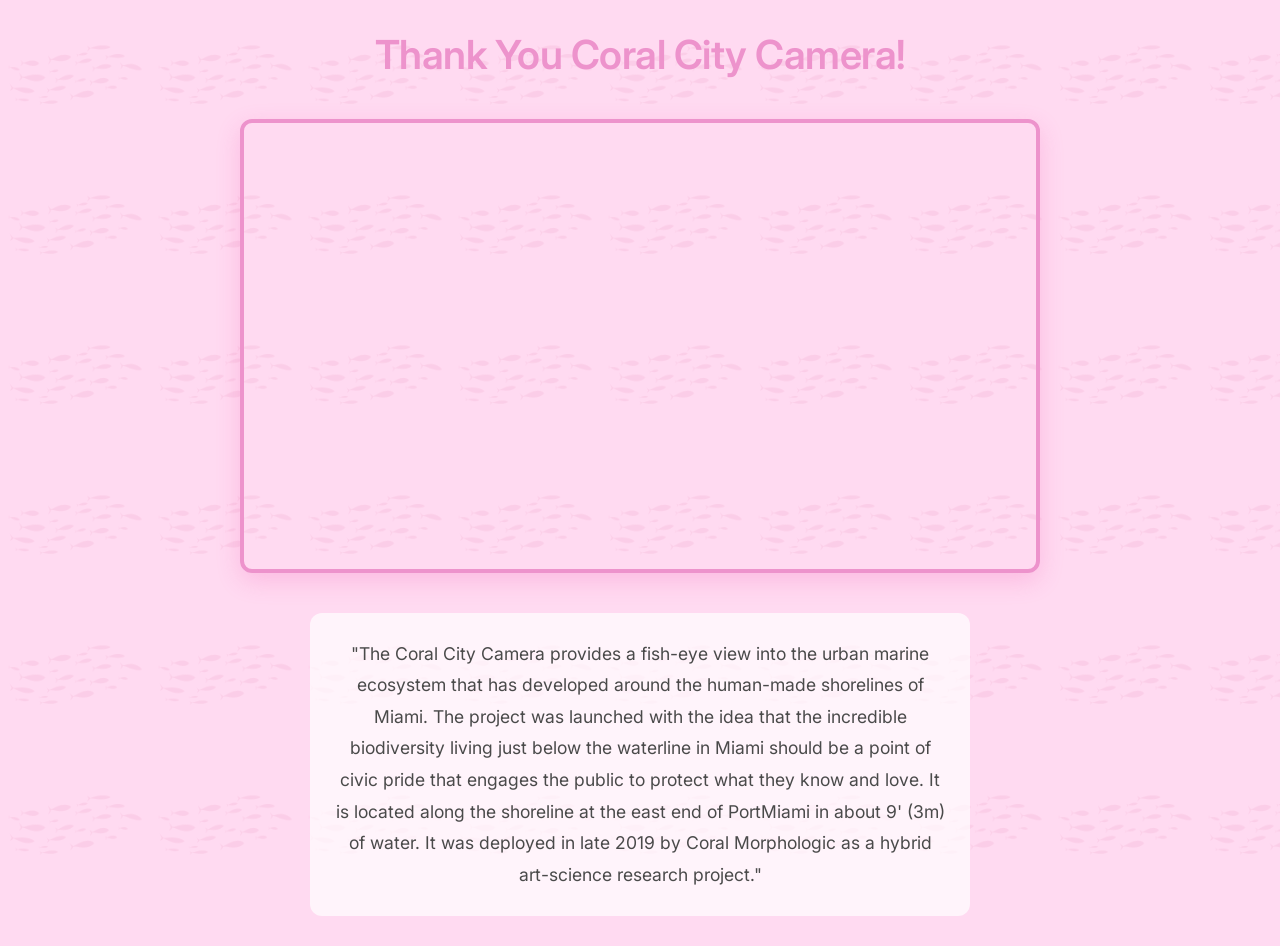
<file: tabs/cam/index.html>
<!DOCTYPE html>
<html lang="en"> 
<head>
    <meta charset="utf-8" />
    <meta name="viewport" content="width=device-width, initial-scale=1.0">
    <link rel="preconnect" href="https://fonts.googleapis.com">
    <link rel="preconnect" href="https://fonts.gstatic.com" crossorigin>
    <link href="https://fonts.googleapis.com/css2?family=Inter:wght@400;500;600;700&display=swap" rel="stylesheet">
    <link rel="stylesheet" href="style.css">
    <title>Coral City Camera</title>
</head>
<body>
    <div class="fish-pattern"></div>
    
    <div class="content-wrapper">
        <div class="header-section">
            <h1>Thank You Coral City Camera!</h1>
        </div>
        
        <div class="video-section">
            <div class="video-container">
                <iframe
                    id="video"
                    src="https://www.youtube.com/embed/7i8ARjIeM2k?si=tB9L8hqZaPDCuUD9"
                    frameborder="0"
                    allow="accelerometer; autoplay; clipboard-write; encrypted-media; gyroscope; picture-in-picture"
                    referrerpolicy="strict-origin-when-cross-origin"
                    allowfullscreen>
                </iframe>
            </div>
        </div>
        
        <div class="info-section">
            <p class="info-text">
                "The Coral City Camera provides a fish-eye view into the urban marine ecosystem that has developed around the human-made shorelines of Miami. The project was launched with the idea that the incredible biodiversity living just below the waterline in Miami should be a point of civic pride that engages the public to protect what they know and love. It is located along the shoreline at the east end of PortMiami in about 9' (3m) of water. It was deployed in late 2019 by Coral Morphologic as a hybrid art-science research project."
            </p>
        </div>
    </div>
</body>
</html>
</file>
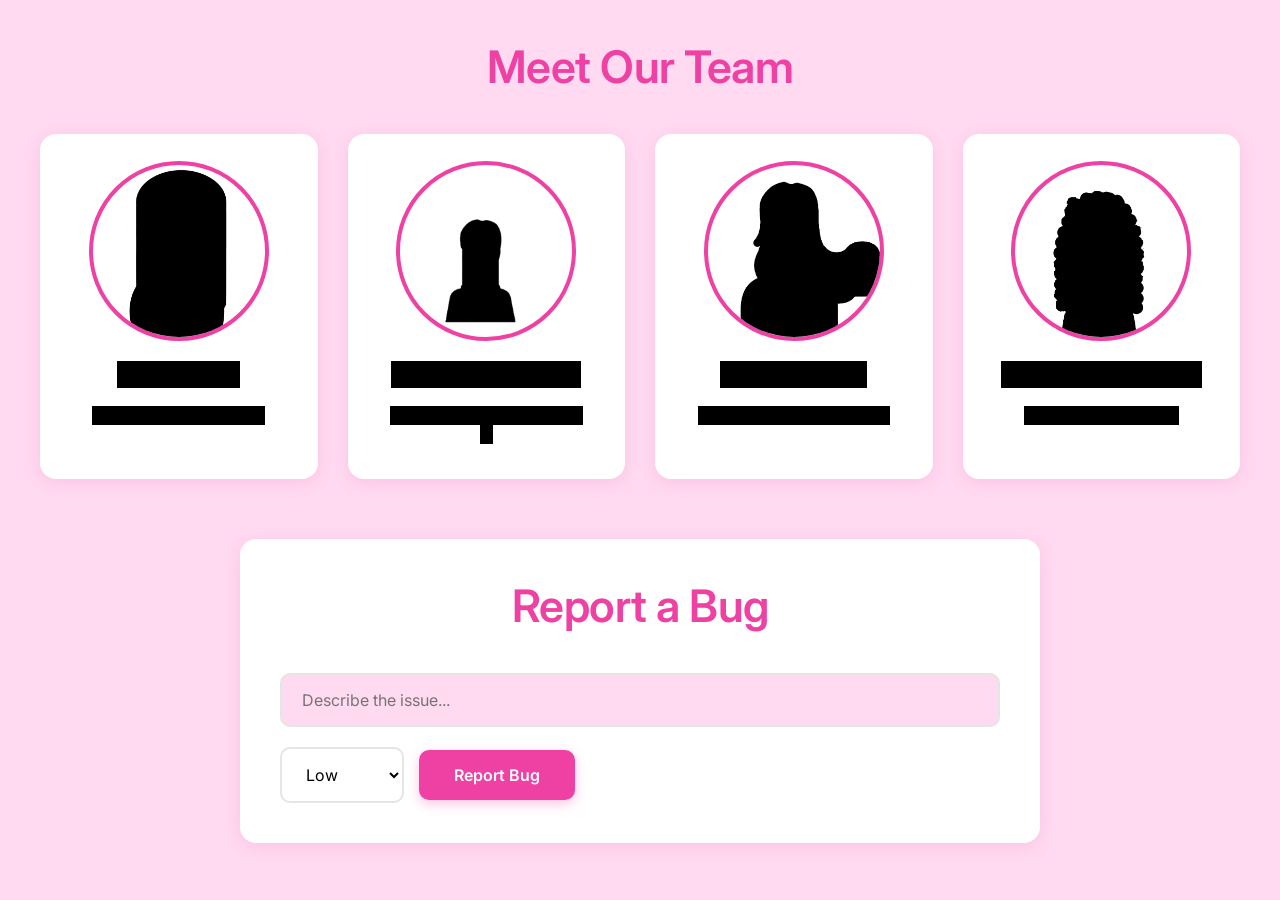
<file: tabs/contact/index.html>
<!DOCTYPE html>
<html lang="en"> 
<head>
    <meta charset="utf-8" />
    <meta name="viewport" content="width=device-width, initial-scale=1.0">
    <link rel="preconnect" href="https://fonts.googleapis.com">
    <link rel="preconnect" href="https://fonts.gstatic.com" crossorigin>
    <link href="https://fonts.googleapis.com/css2?family=Inter:wght@400;500;600;700&display=swap" rel="stylesheet">
    <link rel="stylesheet" href="style.css">
    <title>Contact Us</title>
</head>
<body>
    <div class="fish-pattern"></div>
    
    <div class="content-wrapper">
        <!-- team section -->
        <section class="team-section">
            <h1 class="section-title">Meet Our Team</h1>
            <div class="team-grid">
                <div class="team-card">
                    <div class="team-image">
                        <img src="teli.png" alt="Eli Martinez">
                    </div>
                    <h3 class="team-name"><mark>Eli Martinez</mark></h3>
                    <a href="mailto:elikayleenm@gmail.com" class="team-email"><mark>elikayleenm@gmail.com</mark></a>
                </div>
                
                <div class="team-card">
                    <div class="team-image">
                        <img src="tcatha.png" alt="Catharina Bomfim">
                    </div>
                    <h3 class="team-name"><mark>Catharina Bomfim</mark></h3>
                    <a href="mailto:cathaazebomfim@gmail.com" class="team-email"><mark>cathaazebomfim@gmail.com</mark></a>
                </div>
                
                <div class="team-card">
                    <div class="team-image">
                        <img src="tmica.png" alt="Micaela Mejia">
                    </div>
                    <h3 class="team-name"><mark>Micaela Mejia</mark></h3>
                    <a href="mailto:micaelamejiart@gmail.com" class="team-email"><mark>micaelamejiart@gmail.com</mark></a>
                </div>
                
                <div class="team-card">
                    <div class="team-image">
                        <img src="tgigi.png" alt="Giselle Iskandarani">
                    </div>
                    <h3 class="team-name"><mark>Giselle Iskandarani</mark></h3>
                    <a href="mailto:giselleisk@gmail.com" class="team-email"><mark>giselleisk@gmail.com</mark></a>
                </div>
            </div>
        </section>
        
        <!-- updated bug report -->
        <section class="bug-report-section">
            <h2 class="section-title">Report a Bug</h2>
            <form id="bugReportForm" class="bug-form">
                <div class="form-group">
                    <input 
                        type="text" 
                        id="bugDescription" 
                        class="form-input" 
                        placeholder="Describe the issue..."
                        required
                    >
                </div>
                
                <div class="form-row">
                    <select id="bugSeverity" class="form-select">
                        <option value="Low">Low</option>
                        <option value="Medium">Medium</option>
                        <option value="High">High</option>
                    </select>
                    
                    <button type="submit" class="submit-btn">Report Bug</button>
                </div>
                
                <div id="statusMessage" class="status-message" style="display: none;">
                    ✔ Report sent successfully!
                </div>
            </form>
        </section>
    </div>
    
    <script>
        // Bug report submission
        document.getElementById('bugReportForm').addEventListener('submit', function(e) {
            e.preventDefault();
            
            const description = document.getElementById('bugDescription').value;
            const severity = document.getElementById('bugSeverity').value;
            
            const formData = new FormData();
            formData.append("description", description);
            formData.append("severity", severity);
            formData.append("page", window.location.href);
            formData.append("browser", navigator.userAgent);
            
            fetch("https://script.google.com/macros/s/AKfycbzLhPDyHEfr6047HAmy-LN-ih2NTL-dSSd0rnvtrTasQ_sYpEe-itgyewR5EPLBpCQ0MQ/exec", {
                method: "POST",
                body: formData
            })
            .then(response => response.text())
            .then(text => {
                console.log("Server says:", text);
                
                // Clear input
                document.getElementById('bugDescription').value = "";
                
                // Show success message
                const statusMsg = document.getElementById('statusMessage');
                statusMsg.style.display = 'block';
                
                // Hide after 3 seconds
                setTimeout(() => {
                    statusMsg.style.display = 'none';
                }, 3000);
            })
            .catch(error => {
                console.error("Error:", error);
            });
        });
    </script>
</body>
</html>
</file>
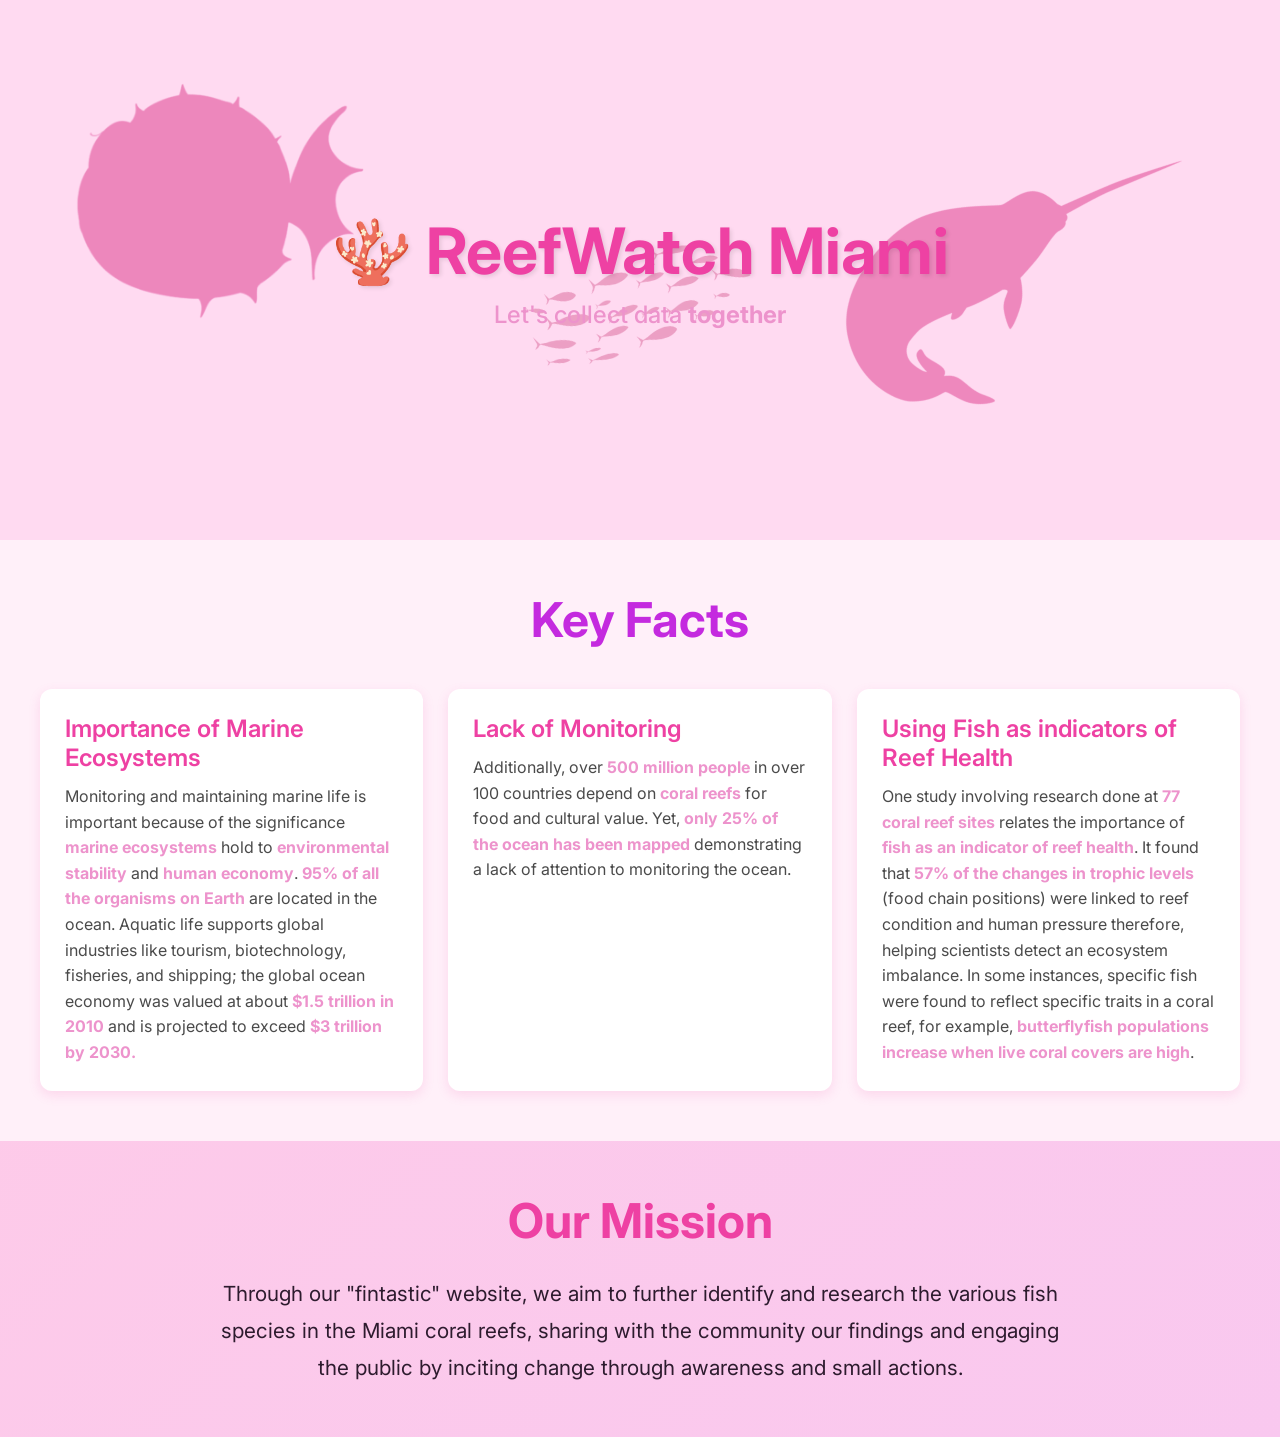
<file: tabs/home/index.html>
<!DOCTYPE html>
<html lang="en"> 
<head>
    <meta charset="utf-8" />
    <meta name="viewport" content="width=device-width, initial-scale=1.0">
    <link rel="preconnect" href="https://fonts.googleapis.com">
    <link rel="preconnect" href="https://fonts.gstatic.com" crossorigin>
    <link href="https://fonts.googleapis.com/css2?family=Inter:wght@400;500;600;700&display=swap" rel="stylesheet">
    <title>ReefWatch Miami - Home</title>
    <link rel="stylesheet" href="style.css">
</head>
<body>
    <div class="home-container">
        <!-- hero section -->
        <section class="hero">
            <div class="hero-content">
                <h1 class="hero-title">🪸 ReefWatch Miami</h1>
                <p class="hero-subtitle">Let's collect data <b>together</b><p>
            </div>
            <div class="hero-images">
                <img src="pufferfish.png" alt="Pufferfish" class="float-img pufferfish">
                <img src="shark.png" alt="Shark" class="float-img shark">
                <img src="fish.png" alt="Fish" class="float-img fish">
            </div>
        </section>

        <!-- facts section -->
        <section class="facts-section">
            <h2 class="section-title">Key Facts</h2>
            <div class="facts-grid">
                <div class="fact-card">
                    <h3 class="fact-title">Importance of Marine Ecosystems</h3>
                    <p class="fact-text">Monitoring and maintaining marine life is important because of the significance <b>marine ecosystems</b> hold to <b>environmental stability</b> and <b>human economy</b>.<b> 95% of all the organisms on Earth</b> are located in the ocean. Aquatic life supports global industries like tourism, biotechnology, fisheries, and shipping; the global ocean economy was valued at about <b>$1.5 trillion in 2010</b> and is projected to exceed <b>$3 trillion by 2030.</b></p>
                </div>
                <div class="fact-card">
                    <h3 class="fact-title">Lack of Monitoring</h3>
                    <p class="fact-text">Additionally, over <b>500 million people</b> in over 100 countries depend on <b>coral reefs</b> for food and cultural value. Yet, <b>only 25% of the ocean has been mapped</b> demonstrating a lack of attention to monitoring the ocean.</p>
                </div>
                <div class="fact-card">
                    <h3 class="fact-title">Using Fish as indicators of Reef Health</h3>
                    <p class="fact-text">One study involving research done at <b>77 coral reef sites</b> relates the importance of <b>fish as an indicator of reef health</b>. It found that <b>57% of the changes in trophic levels</b> (food chain positions) were linked to reef condition and human pressure therefore, helping scientists detect an ecosystem imbalance. In some instances, specific fish were found to reflect specific traits in a coral reef, for example, <b>butterflyfish populations increase when live coral covers are high</b>.</p>
                </div>
            </div>
        </section>

        <!-- mission section -->
        <section class="mission-section">
            <h2 class="mission-title">Our Mission</h2>
            <p class="mission-text">Through our "fintastic" website, we aim to further identify and research the various fish species in the Miami coral reefs, sharing with the community our findings and engaging the public by inciting change through awareness and small actions.</p>
        </section>
    </div>
</body>
</html>
</file>
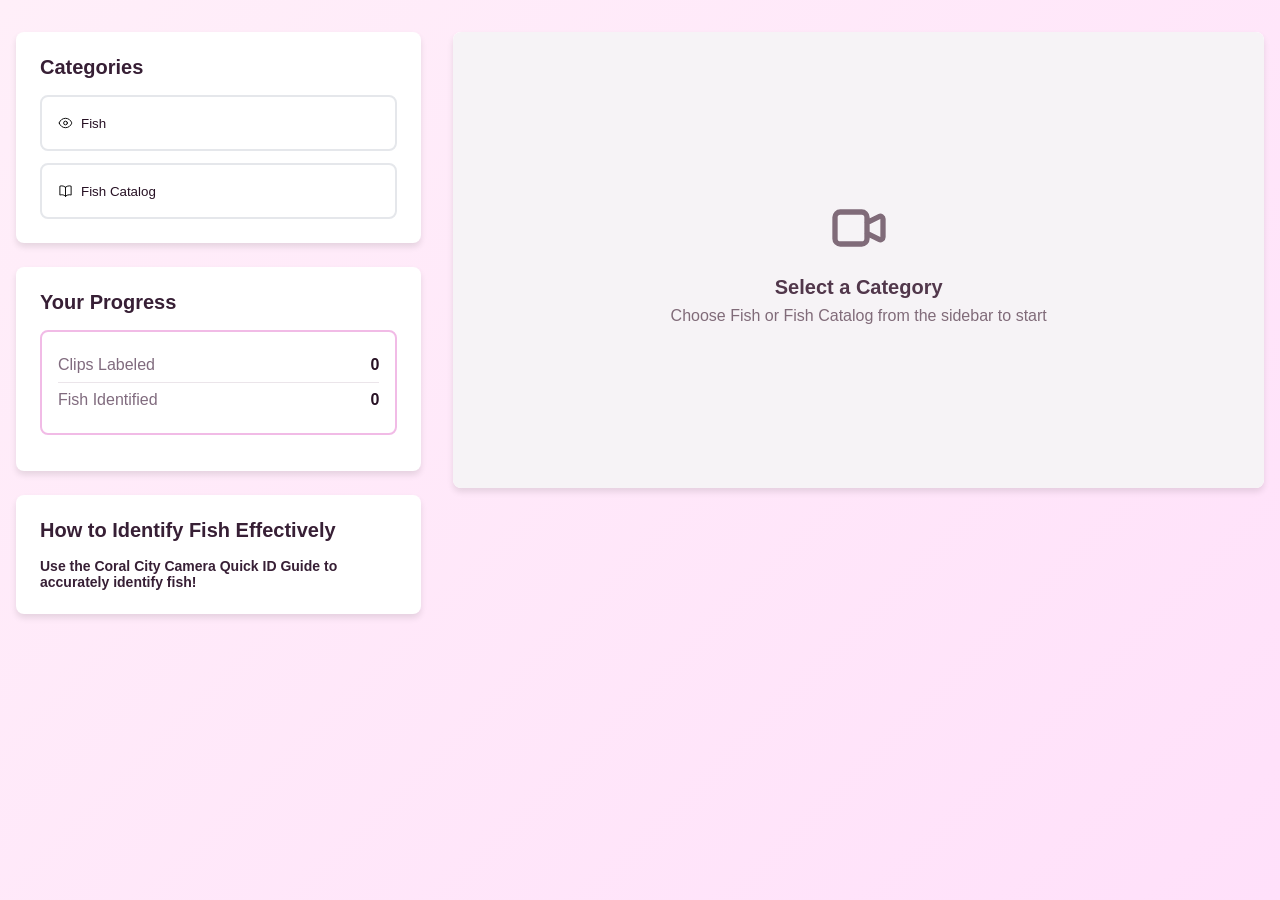
<file: tabs/identify/index.html>
<!DOCTYPE html>
<html lang="en">
<head>
    <meta charset="UTF-8">
    <meta name="viewport" content="width=device-width, initial-scale=1.0">
    <title>ReefWatch</title>
    <style>
        * {
            margin: 0;
            padding: 0;
            box-sizing: border-box;
        }

        body {
            font-family: -apple-system, BlinkMacSystemFont, 'Segoe UI', Roboto, Oxygen, Ubuntu, Cantarell, sans-serif;
            background: linear-gradient(135deg, #ffeff9 0%, #ffe0fa 100%);
            min-height: 100vh;
        }

        .camera-icon {
            width: 15px;
            height: 20px;
            color: rgb(0, 0, 0);
        }

        .container {
            max-width: 1280px;
            margin: 0 auto;
            padding: 32px 16px;
        }

        .grid {
            display: grid;
            grid-template-columns: 1fr;
            gap: 32px;
        }

        @media (min-width: 1024px) {
            .grid {
                grid-template-columns: 1fr 2fr;
            }
        }

        .card {
            background: white;
            border-radius: 8px;
            box-shadow: 0 4px 6px rgba(0,0,0,0.1);
            padding: 24px;
        }
        
        .card2 {
            background: white;
            border-radius: 8px;
            box-shadow: 0 4px 6px rgba(0,0,0,0.1);
            padding: 24px;
            margin-top:24px;
        }

        .card-title {
            font-size: 20px;
            font-weight: 600;
            margin-bottom: 16px;
            color: #371f35;
        }

        .category-list {
            display: flex;
            flex-direction: column;
            gap: 12px;
        }
        
        .card-title2 {
            font-size: 14px;
            font-weight: 600;
            color: #371f35;
        }

        .identification-list {
            display: flex;
            padding: 24px;
            margin-top: 24px;
            margin-bottom: 24px;
            flex-direction: column;
            gap: 12px;
        }

        .category-button {
            width: 100%;
            text-align: left;
            padding: 16px;
            border-radius: 8px;
            border: 2px solid #e5e7eb;
            background: white;
            cursor: pointer;
            transition: all 0.2s;
        }

        .category-button:hover {
            border-color: #fca5eb;
        }

        .category-button.active {
            border-color: #fca5eb;
            background: #f1bbe6;
        }

        .category-info {
            display: flex;
            align-items: center;
            gap: 8px;
        }

        .category-name {
            font-weight: 500;
            color: #271124;
        }

        .category-count {
            font-size: 14px;
            color: #806b7e;
            margin-top: 4px;
        }

        .video-container {
            position: relative;
            width: 100%;
            padding-bottom: 56.25%;
            background: black;
            border-radius: 8px;
            overflow: hidden;
        }

        .video-container video {
            position: absolute;
            top: 0;
            left: 0;
            width: 100%;
            height: 100%;
            object-fit: cover;
        }

        .video-details {
            padding: 24px;
        }

        .video-header {
            display: flex;
            align-items: center;
            justify-content: space-between;
            margin-bottom: 16px;
        }

        .video-title {
            font-size: 24px;
            font-weight: bold;
            color: #271126;
        }

        .video-category {
            color: #806b78;
            margin-top: 4px;
        }

        .status-badge {
            display: flex;
            align-items: center;
            gap: 4px;
            padding: 4px 12px;
            background: #d1fae5;
            color: #065f46;
            border-radius: 9999px;
            font-size: 14px;
            font-weight: 500;
        }

        .form-group {
            margin-bottom: 20px;
        }

        .form-label {
            display: block;
            font-weight: 600;
            color: #371f35;
            margin-bottom: 8px;
        }

        .form-input, .form-select {
            width: 100%;
            padding: 10px 12px;
            border: 2px solid #e5e7eb;
            border-radius: 6px;
            font-size: 14px;
            transition: border-color 0.2s;
        }

        .form-input:focus, .form-select:focus {
            outline: none;
            border-color: #e546b8;
        }

        .checkbox-group {
            display: flex;
            flex-direction: column;
            gap: 8px;
        }

        .checkbox-option {
            display: flex;
            align-items: center;
            padding: 10px;
            background: #fbf9fb;
            border-radius: 6px;
            cursor: pointer;
            transition: all 0.2s;
        }

        .checkbox-option:hover {
            background: #f6f3f6;
        }

        .checkbox-option input[type="checkbox"] {
            margin-right: 8px;
            cursor: pointer;
            width: 18px;
            height: 18px;
        }

        .radio-group {
            display: flex;
            flex-direction: column;
            gap: 8px;
        }

        .radio-option {
            display: flex;
            align-items: center;
            padding: 10px;
            background: #fbf9fb;
            border-radius: 6px;
            cursor: pointer;
            transition: all 0.2s;
        }

        .radio-option:hover {
            background: #f6f3f6;
        }

        .radio-option input[type="radio"] {
            margin-right: 8px;
            cursor: pointer;
        }

        .btn {
            padding: 6px 12px;
            border-radius: 6px;
            border: none;
            font-size: 12px;
            cursor: pointer;
            transition: all 0.2s;
            display: flex;
            align-items: center;
            justify-content: center;
            gap: 4px;
        }

        .submit-btn {
            width: 100%;
            padding: 16px;
            font-size: 18px;
            font-weight: 600;
            background: #e546b8;
            color: white;
            border: none;
            border-radius: 8px;
            cursor: pointer;
            transition: all 0.2s;
            box-shadow: 0 4px 6px rgba(158, 84, 130, 0.3);
        }

        .submit-btn:hover {
            background: #ca389e;
            box-shadow: 0 6px 8px rgba(229, 70, 197, 0.4);
        }

        .submit-btn:disabled {
            background: #dbd1db;
            color: #806b76;
            cursor: not-allowed;
            box-shadow: none;
        }

        .skip-btn {
            width: 100%;
            padding: 12px;
            font-size: 16px;
            font-weight: 600;
            background: white;
            color: #806b78;
            border: 2px solid #e5e7eb;
            border-radius: 8px;
            cursor: pointer;
            transition: all 0.2s;
            margin-top: 12px;
        }

        .skip-btn:hover {
            border-color: #fca5eb;
            background: #fbf9fb;
        }

        .alert {
            padding: 12px 16px;
            border-radius: 8px;
            margin-bottom: 16px;
        }

        .alert-success {
            background: #d1fae5;
            color: #065f46;
            border: 1px solid #6ee7b7;
        }

        .alert-info {
            background: #ffefef;
            border: 1px solid #febff6;
            color: #af1e58;
        }

        .stats-container {
            margin-top: 24px;
        }

        .stat-card {
            background: white;
            border-radius: 8px;
            padding: 16px;
            margin-bottom: 12px;
            border: 2px solid #f1bbe6;
        }

        .stat-row {
            display: flex;
            justify-content: space-between;
            padding: 8px 0;
            border-bottom: 1px solid #ebe5ea;
        }

        .stat-row:last-child {
            border-bottom: none;
        }

        .stat-label {
            color: #806b7e;
            font-weight: 500;
        }

        .stat-value {
            color: #271124;
            font-weight: 600;
        }

        .instructions {
            margin-top: 24px;
        }

        .instructions ol {
            list-style: none;
            padding: 0;
        }

        .instructions li {
            display: flex;
            gap: 8px;
            margin-bottom: 8px;
            color: #51374b;
        }

        .instructions .step-number {
            font-weight: 600;
            color: #e546b8;
        }

        .placeholder {
            display: flex;
            align-items: center;
            justify-content: center;
            aspect-ratio: 16/9;
            background: #f6f3f6;
            border-radius: 8px;
            text-align: center;
        }

        .placeholder-content {
            padding: 32px;
        }

        .placeholder h3 {
            font-size: 20px;
            font-weight: 600;
            color: #51374b;
            margin-top: 16px;
        }

        .placeholder p {
            color: #806b79;
            margin-top: 8px;
        }

        svg {
            display: inline-block;
            vertical-align: middle;
        }

        .progress-bar {
            width: 100%;
            height: 8px;
            background: #ebe5ea;
            border-radius: 4px;
            overflow: hidden;
            margin-bottom: 16px;
        }

        .progress-fill {
            height: 100%;
            background: #e546b8;
            transition: width 0.3s;
        }

        .ai-panel {
            margin-bottom: 20px;
            border: 2px solid #f1bbe6;
            border-radius: 8px;
            padding: 16px;
            background: #fff7fc;
        }
        
        .ai-title {
            font-size: 16px;
            font-weight: 600;
            color: #371f35;
            margin-bottom: 8px;
        }

        .ai-status {
            font-size: 14px;
            font-weight: 600;
            color: #6f4d68;
            margin-bottom: 10px;
        }

        .ai-predictions {
            display: flex;
            flex-wrap: wrap;
            gap: 8px;
            margin-bottom: 12px;
        }

        .prediction-chip {
            background: #f1bbe6;
            color: #271124;
            border-radius: 9999px;
            padding: 6px 10px;
            font-size: 12px;
            font-weight: 600;
        }

        .ai-actions {
            display: grid;
            grid-template-columns: 1fr 1fr;
            gap: 8px;
            margin-bottom: 12px;
        }

        .btn-confirm {
            background: #10b981;
            color: white;
            border-radius: 6px;
            padding: 10px 12px;
            cursor: pointer;
            font-weight: 600;
            border: none;
        }

        .btn-confirm:disabled {
            background: #c6fae9;
            cursor: not-allowed;
        }
        
        .btn-deny {
            background: #ef4444;
            color: white;
            border-radius: 6px;
            padding: 10px 12px;
            cursor: pointer;
            font-weight: 600;
            border: none;
        }

        .btn-deny:disabled {
            background: #eab4b4;
            cursor: not-allowed;
        }

        .feedback-note {
            font-size: 13px;
            color: #51374b;
            margin-bottom: 8px;
        }

        .catalog-container {
            padding: 24px;
        }

        .catalog-iframe {
            width: 100%;
            height: 600px;
            border: 2px solid #f1bbe6;
            border-radius: 8px;
        }
    </style>
</head>
<body>

    <div class="container">
        <div class="grid">
            <!-- Sidebar -->
            <div>
                <div class="card">
                    <h2 class="card-title">Categories</h2>
                    <div class="category-list" id="categoryList"></div>
                </div>

                <div class="card stats-container">
                    <h2 class="card-title">Your Progress</h2>
                    <div class="stat-card">
                        <div class="stat-row">
                            <span class="stat-label">Clips Labeled</span>
                            <span class="stat-value" id="totalLabeled">0</span>
                        </div>

                        <div class="stat-row">
                            <span class="stat-label">Fish Identified</span>
                            <span class="stat-value" id="fishLabeled">0</span>
                        </div>
                    </div>
                </div>
                <div class="card2">
                    <h2 class="card-title">How to Identify Fish Effectively</h2>
                    <h3 class="card-title2">Use the Coral City Camera Quick ID Guide to accurately identify fish!</h3>
                </div>
            </div>

            <!-- Main Content -->
            <div>
                <div class="card" style="padding: 0; overflow: hidden;">
                    <div id="videoArea">
                        <div id="catalogView" style="display: none;">
                            <div class="catalog-container">
                                <h2 style="color: #271126; margin-bottom: 16px;">Fish Catalog</h2>
                                <p style="color: #806b78; margin-bottom: 20px;">All fish species recorded so far</p>
                                
                                <iframe 
                                    id="catalogFrame"
                                    src=""
                                    class="catalog-iframe"
                                    frameborder="0">
                                </iframe>
                                
                                <button class="submit-btn" onclick="hideCatalog()" style="margin-top: 20px;">
                                    ← Back to Labeling
                                </button>
                            </div>
                        </div>
                        
                        <div id="videoPlayerArea">
                            <div class="placeholder">
                                <div class="placeholder-content">
                                    <svg width="64" height="64" fill="none" stroke="#806b79" viewBox="0 0 24 24">
                                        <path stroke-linecap="round" stroke-linejoin="round" stroke-width="2" d="M15 10l4.553-2.276A1 1 0 0121 8.618v6.764a1 1 0 01-1.447.894L15 14M5 18h8a2 2 0 002-2V8a2 2 0 00-2-2H5a2 2 0 00-2 2v8a2 2 0 002 2z" />
                                    </svg>
                                    <h3>Select a Category</h3>
                                    <p>Choose Fish or Fish Catalog from the sidebar to start</p>
                                </div>
                            </div>
                        </div>
                    </div>
                </div>

                <!-- Labeling Form -->
                <div class="card" id="labelingForm" style="display: none; margin-top: 24px;">
                    <h2 class="card-title">Label This Clip</h2>
                    
                    <div class="progress-bar">
                        <div class="progress-fill" id="progressFill" style="width: 0%"></div>
                    </div>

                    <div id="successAlert" class="alert alert-success" style="display: none;">
                        <strong>✓ Saved!</strong> Loading next clip...
                    </div>
                    <!-- AI fish panel-->
                    <div id="aiFishPanel" class="ai-panel" style="display: none;">
                        <div class="ai-title">Mr.Fish AI Suggestions</div>
                        <div id="aiStatus" class="ai-status">Waiting for clip...</div>
                        <div id="aiPredictions" class="ai-predictions"></div>
                        <div class="ai-actions">
                          <button type="button" id="confirmPredictionBtn" class="btn-confirm"
                            onclick="submitPredictionFeedback('confirmed')" disabled>
                            Confirm Mr.Fish
                          </button>
                          <button type="button" id="denyPredictionBtn" class="btn-deny"
                            onclick="submitPredictionFeedback('denied')" disabled>
                            Deny Mr.Fish
                          </button>
                        </div>
                        <div class="feedback-note">If denied, add the correct species (optional):</div>
                        <input id="correctedSpecies" class="form-input" type="text" placeholder="Type the species here!">
                      </div>
                      

                    <!-- Fish Form -->
                    <form id="fishForm" style="display: none;">
                        <div class="form-group">
                            <label class="form-label">Number of Fish Visible</label>
                            <select class="form-select" id="fishCount" required>
                                <option value="">Select...</option>
                                <option value="0">None visible</option>
                                <option value="1">1</option>
                                <option value="2-5">2-5</option>
                                <option value="6-10">6-10</option>
                                <option value="10+">10+</option>
                            </select>
                        </div>

                        <div class="form-group">
                            <label class="form-label">Fish Behavior</label>
                            <div class="checkbox-group">
                                <label class="checkbox-option">
                                    <input type="checkbox" name="behavior" value="feeding">
                                    <span>Feeding</span>
                                </label>
                                <label class="checkbox-option">
                                    <input type="checkbox" name="behavior" value="schooling">
                                    <span>Schooling</span>
                                </label>
                                <label class="checkbox-option">
                                    <input type="checkbox" name="behavior" value="swimming">
                                    <span>Swimming normally</span>
                                </label>
                                <label class="checkbox-option">
                                    <input type="checkbox" name="behavior" value="resting">
                                    <span>Resting</span>
                                </label>
                            </div>
                        </div>

                        <button type="submit" class="submit-btn">Submit Label</button>
                        <button type="button" class="skip-btn" onclick="skipClip()">Skip This Clip</button>
                    </form>
                </div>
            </div>
        </div>
    </div>

    <script>
        const MRFISH_CONFIG = {
            apiKey: '9ah6fKZfLOVpufEW0qXU',
            modelId: 'reefwatch-miami',
            version: '8',
            minConfidence: 0.35,
            sampleIntervalMs: 10000,
            maxPredictions: 3
            };


        const clipDatabase = {
            fish: [
                'fish1.mp4',
                'fish2.mp4',
                'fish3.mp4',
                'fish4.mp4',
                'fish5.mp4',
                'fish6.mp4',
                'fish7.mp4',
                'fish8.mp4',
                'fish9.mp4',
                'fish10.mp4',
                'fish11.mp4',
                'fish12.mp4',
                'fish13.mp4',
                'fish14.mp4',
                'fish15.mp4',
                'fish16.mp4',
                'fish17.mp4',
                'fish18.mp4',
                'fish19.mp4',
                'fish20.mp4',
                'fish21.mp4',
            ]
        };

        let currentCategory = null;
        let currentClipIndex = 0;
        let labeledData = [];
        let latestPredictions = [];
        let inferenceTimer = null;
        let inferenceInProgress = false;
        let pendingAiFeedback = null;
        let aiLocked = false;
        const AUTO_LOCK_CONFIDENCE = 60;
        let stats = {
            totalLabeled: 0,
            fishLabeled: 0
        };

        function init() {
            renderCategories();
            loadStats();
            updateStatsDisplay();
            
            document.getElementById('fishForm').addEventListener('submit', handleFishSubmit);
        }

        function showCatalog() {
            stopInferenceLoop();
            currentCategory = 'catalog';
            renderCategories();
            
            document.getElementById('videoPlayerArea').style.display = 'none';
            document.getElementById('catalogView').style.display = 'block';
            document.getElementById('labelingForm').style.display = 'none';
            
            const catalogUrl = 'https://docs.google.com/document/d/1e7hBGzVKFb6FFCwu78Jb5kE10IfBsR-blawzL_vBO6A/preview';
            document.getElementById('catalogFrame').src = catalogUrl;
        }

        function hideCatalog() {
            document.getElementById('videoPlayerArea').style.display = 'block';
            document.getElementById('catalogView').style.display = 'none';
            currentCategory = null;
            renderCategories();
        }

        function renderCategories() {
            const categoryList = document.getElementById('categoryList');
            categoryList.innerHTML = `
                <button class="category-button ${currentCategory === 'fish' ? 'active' : ''}" onclick="selectCategory('fish')">
                    <div class="category-info">
                        <svg class="camera-icon" xmlns="http://www.w3.org/2000/svg" fill="none" viewBox="0 0 24 24" stroke-width="1.5" stroke="currentColor">
                    <path stroke-linecap="round" stroke-linejoin="round" d="M2.036 12.322a1.012 1.012 0 0 1 0-.639C3.423 7.51 7.36 4.5 12 4.5c4.638 0 8.573 3.007 9.963 7.178.07.207.07.431 0 .639C20.577 16.49 16.64 19.5 12 19.5c-4.638 0-8.573-3.007-9.963-7.178Z"></path>
                    <path stroke-linecap="round" stroke-linejoin="round" d="M15 12a3 3 0 1 1-6 0 3 3 0 0 1 6 0Z"></path>
                </svg>
                        <div>
                            <div class="category-name">Fish</div>
                        </div>
                    </div>
                </button>
                <button class="category-button ${currentCategory === 'catalog' ? 'active' : ''}" onclick="showCatalog()">
                    <div class="category-info">
                        <svg class="camera-icon" xmlns="http://www.w3.org/2000/svg" fill="none" viewBox="0 0 24 24" stroke-width="1.5" stroke="currentColor">
                            <path stroke-linecap="round" stroke-linejoin="round" d="M12 6.042A8.967 8.967 0 006 3.75c-1.052 0-2.062.18-3 .512v14.25A8.987 8.987 0 016 18c2.305 0 4.408.867 6 2.292m0-14.25a8.966 8.966 0 016-2.292c1.052 0 2.062.18 3 .512v14.25A8.987 8.987 0 0018 18a8.967 8.967 0 00-6 2.292m0-14.25v14.25" />
                        </svg>
                        <div>
                            <div class="category-name">Fish Catalog</div>
                        </div>
                    </div>
                </button>
            `;
        }

        function selectCategory(category) {
            stopInferenceLoop()
            currentCategory = category;
            currentClipIndex = 0;
            renderCategories();
            loadRandomClip();
            showForm(category);
        }

        function loadRandomClip() {
            const clips = clipDatabase[currentCategory];
            if (!clips || clips.length === 0) {
                alert('No clips available for this category. Please add video files.');
                return;
            }

            currentClipIndex = Math.floor(Math.random() * clips.length);
            const clipUrl = clips[currentClipIndex];

            const videoArea = document.getElementById('videoPlayerArea');
            videoArea.innerHTML = `
                <div class="video-container">
                    <video controls autoplay loop id="currentVideo">
                        <source src="${clipUrl}" type="${getVideoMimeType(clipUrl)}">
                        Your browser does not support the video tag.
                    </video>
                </div>
                <div class="video-details">
                    <div class="video-header">
                        <div>
                            <h2 class="video-title">${currentCategory.charAt(0).toUpperCase() + currentCategory.slice(1)} Clip</h2>
                            <p class="video-category">Category: ${currentCategory}</p>
                        </div>
                        <div class="status-badge">
                            ⏺ Recording
                        </div>
                    </div>
                </div>
            `;

            if (currentCategory === 'fish') {
                setupFishInference();
            } else {
                resetAiPanel();
            }

            updateProgress();
        }

        function getVideoMimeType(filename) {
            const ext = filename.split('.').pop().toLowerCase();
            if (ext === 'mov') return 'video/quicktime';
            return 'video/mp4';
        }

        function showForm(category) {
            document.getElementById('labelingForm').style.display = 'block';
            document.getElementById('fishForm').style.display = category === 'fish' ? 'block' : 'none';
            document.getElementById('successAlert').style.display = 'none';
            document.getElementById('aiFishPanel').style.display = category === 'fish' ? 'block' : 'none';
        }

        function handleFishSubmit(e) {
            e.preventDefault();
            
            const species = Array.from(document.querySelectorAll('input[name="species"]:checked'))
                .map(cb => cb.value);
            const count = document.getElementById('fishCount').value;
            const behavior = Array.from(document.querySelectorAll('input[name="behavior"]:checked'))
                .map(cb => cb.value);

            const label = {
                category: 'fish',
                clipUrl: clipDatabase.fish[currentClipIndex],
                clipIndex: currentClipIndex,
                timestamp: new Date().toISOString(),
                data: {
                    species: species,
                    count: count,
                    behavior: behavior,
                    aiFeedback: pendingAiFeedback
                }
            };

            saveLabel(label);
            stats.fishLabeled++;
            showSuccessAndNext();
        }

        function saveLabel(label) {
            labeledData.push(label);
            localStorage.setItem('labeledData', JSON.stringify(labeledData));
            
            stats.totalLabeled++;
            localStorage.setItem('stats', JSON.stringify(stats));
            updateStatsDisplay();

            console.log('Label saved:', label);

            sendToGoogleSheets(label);
        }

        function sendToGoogleSheets(label) {
            const ai = label.category === 'fish' ? label.data.aiFeedback : null;
            const SHEET_ID = '16KdOtnnn1xNQRKUDHcdCqlwzAKj-S2JxTz5ek8LaDwk';
            const SHEET_NAME = 'Sheet1';
            
            const row = {
                timestamp: label.timestamp,
                recordType: 'manual_label',
                category: label.category,
                videoFile: label.clipUrl || '',
                species: label.category === 'fish' ? (label.data.species || []).join(', ') : '',
                fishCount: label.category === 'fish' ? (label.data.count || '') : '',
                behavior: label.category === 'fish' ? (label.data.behavior || []).join(', ') : '',
                coralHealth: '',
                coralCoverage: '',
                issues: '',
                waterClarity: '',
                aiTopPrediction: ai && ai.prediction ? ai.prediction.class : '',
                aiTopConfidence: ai && ai.prediction ? ai.prediction.confidence : '',
                aiAllPredictions: ai ? JSON.stringify(ai.allPredictions || []) : '',
                viewerVerdict: ai ? (ai.viewerVerdict || '') : '',
                correctedSpecies: ai ? (ai.correctedSpecies || '') : ''
            };

            const SCRIPT_URL = 'https://script.google.com/macros/s/AKfycbxOAcDuBbLG29wvHILpDU9pmkqNMDgCMNz__5pHjcCI0XsDRGj05M4jb4NATjXfdNlX/exec';

            console.log('Data ready to send to Google Sheets:', row);
            
            fetch(SCRIPT_URL, {
                method: 'POST',
                mode: 'no-cors',
                headers: {
                    'Content-Type': 'application/json',
                },
                body: JSON.stringify(row)
            })
            .then(() => console.log('✓ Sent to Google Sheets'))
            .catch(error => console.error('Error sending to Google Sheets:', error));
        }

        function resetAiPanel() {
            pendingAiFeedback = null;
            latestPredictions = [];
            const aiStatus = document.getElementById('aiStatus');
            const aiPredictions = document.getElementById('aiPredictions');
            const confirmBtn = document.getElementById('confirmPredictionBtn');
            const denyBtn = document.getElementById('denyPredictionBtn');
            const correctedSpecies = document.getElementById('correctedSpecies');

            if (aiStatus) aiStatus.textContent = 'Waiting for clip...';
            if (aiPredictions) aiPredictions.innerHTML = '';
            if (confirmBtn) confirmBtn.disabled = true;
            if (denyBtn) denyBtn.disabled = true;
            if (correctedSpecies) correctedSpecies.value = '';
        }

        function stopInferenceLoop() {
            if (inferenceTimer) {
                clearInterval(inferenceTimer);
                inferenceTimer = null;
            }
            inferenceInProgress = false;
        }
        
        function hasMrFishConfig() {
            return MRFISH_CONFIG.apiKey && MRFISH_CONFIG.modelId && MRFISH_CONFIG.version;
        }

        function setupFishInference() {
            resetAiPanel();
            aiLocked = false;
            stopInferenceLoop();

            const aiStatus = document.getElementById('aiStatus');
            if (!hasMrFishConfig()) {
                aiStatus.textContent = 'There is an error with the API config.';
                return;
            }

            const video = document.getElementById('currentVideo');
            if (!video) {
                aiStatus.textContent = 'Video not ready yet.';
                return;
            }

            aiStatus.textContent = 'AI ready. Running fish detection...';
            const run = () => runMrFishInference(video);
            video.addEventListener('loadeddata', run, { once: true });
            run();
            inferenceTimer = setInterval(run, MRFISH_CONFIG.sampleIntervalMs);
        }

        async function runMrFishInference(video) {
            if (aiLocked) return;
            if (inferenceInProgress || currentCategory !== 'fish') return;
            if (!video || video.readyState < 2 || video.videoWidth === 0 || video.videoHeight === 0) return;

            inferenceInProgress = true;
            const aiStatus = document.getElementById('aiStatus');
            aiStatus.textContent = 'Analyzing current frame...';

            try {
                const canvas = document.createElement('canvas');
                canvas.width = video.videoWidth;
                canvas.height = video.videoHeight;
                const ctx = canvas.getContext('2d');
                ctx.drawImage(video, 0, 0, canvas.width, canvas.height);

                const imageBlob = await new Promise((resolve) => canvas.toBlob(resolve, 'image/jpeg', 0.85));
                if (!imageBlob) throw new Error('Could not capture video frame.');

                const formData = new FormData();
                formData.append('file', imageBlob, 'frame.jpg');

                const confidencePercent = Math.round(MRFISH_CONFIG.minConfidence * 100);
                const endpoint = `https://detect.roboflow.com/${MRFISH_CONFIG.modelId}/${MRFISH_CONFIG.version}?api_key=${MRFISH_CONFIG.apiKey}&confidence=${confidencePercent}`;

                const response = await fetch(endpoint, {
                    method: 'POST',
                    body: formData
                });

                if (!response.ok) {
                    throw new Error(`Mr.Fish request failed (${response.status})`);
                }

                const result = await response.json();
                const predictions = (result.predictions || [])
                    .sort((a, b) => b.confidence - a.confidence)
                    .slice(0, MRFISH_CONFIG.maxPredictions)
                    .map((item) => ({
                        class: item.class,
                        confidence: Number((item.confidence * 100).toFixed(1))
                    }));

                updateAiPredictionUI(predictions);

                if (predictions.length && predictions[0].confidence >= AUTO_LOCK_CONFIDENCE) {
                    aiLocked = true;
                    stopInferenceLoop();
                    document.getElementById('aiStatus').textContent =
                        `Locked: ${predictions[0].class} (${predictions[0].confidence}%). Confirm or deny.`;
                }

            } catch (error) {
                console.error('Mr.Fish inference error:', error);
                aiStatus.textContent = 'AI request failed. Check Mr.Fish config/API key.';
                latestPredictions = [];
                updateAiButtons();
            } finally {
                inferenceInProgress = false;
            }
        }

        function updateAiPredictionUI(predictions) {
            latestPredictions = predictions;
            const aiStatus = document.getElementById('aiStatus');
            const aiPredictions = document.getElementById('aiPredictions');

            if (!predictions.length) {
                aiStatus.textContent = 'No fish detected in this frame. Retrying...';
                aiPredictions.innerHTML = '';
                updateAiButtons();
                return;
            }

            aiStatus.textContent = 'AI detected fish. Please confirm or deny.';
            aiPredictions.innerHTML = predictions
                .map((prediction) => `<span class="prediction-chip">${prediction.class} (${prediction.confidence}%)</span>`)
                .join('');
            updateAiButtons();
        }

        function updateAiButtons() {
            const hasPredictions = latestPredictions.length > 0;
            document.getElementById('confirmPredictionBtn').disabled = !hasPredictions;
            document.getElementById('denyPredictionBtn').disabled = !hasPredictions;
        }

        function submitPredictionFeedback(viewerVerdict) {
            if (!latestPredictions.length || currentCategory !== 'fish') return;

            const correctedSpecies = document.getElementById('correctedSpecies').value.trim();

            pendingAiFeedback = {
                prediction: latestPredictions[0],
                allPredictions: latestPredictions,
                viewerVerdict,
                correctedSpecies
            };

            const aiStatus = document.getElementById('aiStatus');
            aiStatus.textContent = viewerVerdict === 'confirmed'
                ? 'AI marked as confirmed. Submit the fish form to save everything together.'
                : 'AI marked as denied. Submit the fish form to save everything together.';
        }

        function loadStats() {
            const savedStats = localStorage.getItem('stats');
            const savedData = localStorage.getItem('labeledData');
            
            if (savedStats) {
                stats = JSON.parse(savedStats);
            }
            if (savedData) {
                labeledData = JSON.parse(savedData);
            }
        }

        function updateStatsDisplay() {
            document.getElementById('totalLabeled').textContent = stats.totalLabeled;
            document.getElementById('fishLabeled').textContent = stats.fishLabeled;
        }

        function updateProgress() {
            const clips = clipDatabase[currentCategory];
            const progress = ((currentClipIndex + 1) / clips.length) * 100;
            document.getElementById('progressFill').style.width = progress + '%';
        }

        function showSuccessAndNext() {
            document.getElementById('successAlert').style.display = 'block';
            document.getElementById('fishForm').reset();

            setTimeout(() => {
                document.getElementById('successAlert').style.display = 'none';
                loadRandomClip();
            }, 1500);
        }

        function skipClip() {
            resetAiPanel();
            loadRandomClip();
        }

        function exportData() {
            const dataStr = JSON.stringify(labeledData, null, 2);
            const dataBlob = new Blob([dataStr], {type: 'application/json'});
            const url = URL.createObjectURL(dataBlob);
            const link = document.createElement('a');
            link.href = url;
            link.download = 'reefwatch-labels-' + new Date().toISOString() + '.json';
            link.click();
        }

        window.exportData = exportData;

        init();
    </script>
</body>
</html>
</file>
<file: tabs/cam/style.css>
* {
    margin: 0;
    padding: 0;
    box-sizing: border-box;
}

* {
    scrollbar-width: none; /* Firefox */
    -ms-overflow-style: none; /* IE and Edge */
}

*::-webkit-scrollbar {
    display: none; /* Chrome, Safari, Opera */
}

body {
    font-family: 'Inter', -apple-system, BlinkMacSystemFont, 'Segoe UI', Roboto, 'Helvetica Neue', Arial, sans-serif;
    background: rgb(255, 218, 241);
    overflow-x: hidden;
    position: relative;
    min-height: 100vh;
}

.fish-pattern {
    position: fixed;
    top: 0;
    left: 0;
    width: 100%;
    height: 100%;
    background-image: url('fish.png');
    background-size: 150px 150px;
    background-repeat: repeat;
    opacity: 0.08;
    z-index: 0;
    pointer-events: none;
}

.content-wrapper {
    position: relative;
    z-index: 1;
    padding: 30px 20px;
    max-width: 1400px;
    margin: 0 auto;
}

/* header section */
.header-section {
    text-align: center;
    margin-bottom: 30px;
    padding: 0 20px;
}

.header-section h1 {
    font-size: clamp(1.5rem, 4vw, 2.5rem);
    font-weight: 600;
    color: rgb(237, 147, 204);
    letter-spacing: -0.5px;
}

/* Video Section */
.video-section {
    margin: 40px 0;
    display: flex;
    justify-content: center;
}

.video-container {
    width: 100%;
    max-width: 800px;
    border: 4px solid rgb(237, 147, 204);
    border-radius: 12px;
    overflow: hidden;
    box-shadow: 0 8px 24px rgba(238, 65, 163, 0.2);
}

#video {
    width: 100%;
    aspect-ratio: 16 / 9;
    display: block;
    border: none;
}

/* info section */
.info-section {
    max-width: 700px;
    margin: 40px auto 0;
    padding: 0 20px;
}

.info-text {
    font-size: clamp(0.95rem, 1.5vw, 1.1rem);
    line-height: 1.8;
    color: #4a4a4a;
    text-align: center;
    background: rgba(255, 255, 255, 0.7);
    padding: 25px;
    border-radius: 12px;
    font-weight: 400;
}

/* responsive design */
@media (max-width: 768px) {
    .content-wrapper {
        padding: 20px 15px;
    }
    
    .video-container {
        border-width: 3px;
    }
    
    .info-text {
        padding: 20px;
    }
    
    .fish-pattern {
        background-size: 100px 100px;
        opacity: 0.06;
    }
}

@media (max-width: 480px) {
    .header-section {
        padding: 0 10px;
    }
    
    .video-container {
        border-width: 2px;
    }
    
    .info-text {
        padding: 15px;
    }
    
    .fish-pattern {
        background-size: 80px 80px;
    }
}
</file>
<file: tabs/contact/style.css>
* {
    margin: 0;
    padding: 0;
    box-sizing: border-box;
}

* {
    scrollbar-width: none; /* Firefox */
    -ms-overflow-style: none; /* IE and Edge */
}

*::-webkit-scrollbar {
    display: none; /* Chrome, Safari, Opera */
}

body {
    font-family: 'Inter', -apple-system, BlinkMacSystemFont, 'Segoe UI', Roboto, 'Helvetica Neue', Arial, sans-serif;
    background: rgb(255, 218, 241);
    overflow-x: hidden;
    position: relative;
    min-height: 100vh;
}

.content-wrapper {
    position: relative;
    z-index: 1;
    padding: 40px 20px;
    max-width: 1400px;
    margin: 0 auto;
}

/* section title */
.section-title {
    font-size: clamp(2rem, 4vw, 2.8rem);
    font-weight: 600;
    color: rgb(238, 65, 163);
    text-align: center;
    margin-bottom: 40px;
    letter-spacing: -0.5px;
}

/* team section */
.team-section {
    margin-bottom: 60px;
}

.team-grid {
    display: grid;
    grid-template-columns: repeat(auto-fit, minmax(250px, 1fr));
    gap: 30px;
    max-width: 1200px;
    margin: 0 auto;
}

.team-card {
    background: white;
    border-radius: 16px;
    padding: 25px;
    text-align: center;
    box-shadow: 0 4px 16px rgba(238, 65, 163, 0.15);
    transition: transform 0.3s ease, box-shadow 0.3s ease;
    border: 2px solid transparent;
}

.team-card:hover {
    transform: translateY(-8px);
    box-shadow: 0 8px 24px rgba(238, 65, 163, 0.25);
    border-color: rgb(238, 65, 163);
}

.team-image {
    width: 180px;
    height: 180px;
    margin: 0 auto 20px;
    border-radius: 50%;
    overflow: hidden;
    border: 4px solid rgb(238, 65, 163);
}

.team-image img {
    width: 100%;
    height: 100%;
    object-fit: cover;
    filter:brightness(0);
}

.team-name {
    font-size: 1.4rem;
    font-weight: 600;
    color: rgb(238, 65, 163);
    margin-bottom: 10px;
}

.team-email {
    font-size: 0.95rem;
    color: #666;
    text-decoration: none;
    word-break: break-all;
    display: inline-block;
    padding: 8px 12px;
    border-radius: 6px;
    transition: all 0.3s ease;
}

.team-email:hover {
    color: rgb(238, 65, 163);
    background: rgba(238, 65, 163, 0.1);
}

/* bug report selection */
.bug-report-section {
    max-width: 800px;
    margin: 0 auto;
    background: white;
    border-radius: 16px;
    padding: 40px;
    box-shadow: 0 4px 16px rgba(238, 65, 163, 0.15);
}

.bug-form {
    margin-top: 30px;
}

.form-group {
    margin-bottom: 20px;
}

.form-input {
    width: 100%;
    padding: 15px 20px;
    font-size: 1rem;
    font-family: 'Inter', sans-serif;
    border: 2px solid #e5e5e5;
    border-radius: 10px;
    transition: all 0.3s ease;
    background: rgb(255, 218, 241);
}

.form-input:focus {
    outline: none;
    border-color: rgb(238, 65, 163);
    box-shadow: 0 0 0 3px rgba(238, 65, 163, 0.1);
}

.form-row {
    display: flex;
    gap: 15px;
    align-items: center;
}

.form-select {
    padding: 15px 20px;
    font-size: 1rem;
    font-family: 'Inter', sans-serif;
    border: 2px solid #e5e5e5;
    border-radius: 10px;
    background: white;
    cursor: pointer;
    transition: all 0.3s ease;
}

.form-select:focus {
    outline: none;
    border-color: rgb(238, 65, 163);
}

.submit-btn {
    padding: 15px 35px;
    font-size: 1rem;
    font-weight: 600;
    font-family: 'Inter', sans-serif;
    background: rgb(238, 65, 163);
    color: white;
    border: none;
    border-radius: 10px;
    cursor: pointer;
    transition: all 0.3s ease;
    box-shadow: 0 4px 12px rgba(238, 65, 163, 0.3);
}

.submit-btn:hover {
    background: rgb(220, 50, 150);
    transform: translateY(-2px);
    box-shadow: 0 6px 16px rgba(238, 65, 163, 0.4);
}

.submit-btn:active {
    transform: translateY(0);
}

.status-message {
    margin-top: 20px;
    padding: 15px;
    background: #d4edda;
    color: #155724;
    border: 1px solid #c3e6cb;
    border-radius: 8px;
    text-align: center;
    font-weight: 500;
}

/* responsive design */
@media (max-width: 768px) {
    .content-wrapper {
        padding: 30px 15px;
    }
    
    .team-grid {
        grid-template-columns: repeat(auto-fit, minmax(200px, 1fr));
        gap: 20px;
    }
    
    .team-image {
        width: 150px;
        height: 150px;
    }
    
    .bug-report-section {
        padding: 30px 20px;
    }
    
    .form-row {
        flex-direction: column;
        width: 100%;
    }
    
    .form-select,
    .submit-btn {
        width: 100%;
    }
    
    .fish-pattern {
        background-size: 80px 80px;
        opacity: 0.05;
    }
}

@media (max-width: 480px) {
    .team-grid {
        grid-template-columns: 1fr;
    }
    
    .bug-report-section {
        padding: 25px 15px;
    }
}

mark {
    background:black;
}
</file>
<file: tabs/home/style.css>
* {
    margin: 0;
    padding: 0;
    box-sizing: border-box;
}

* {
    scrollbar-width: none; /* Firefox */
    -ms-overflow-style: none; /* IE and Edge */
}

*::-webkit-scrollbar {
    display: none; /* Chrome, Safari, Opera */
}

body {
    font-family: 'Inter', -apple-system, BlinkMacSystemFont, 'Segoe UI', Roboto, 'Helvetica Neue', Arial, sans-serif;
    background: rgb(255, 218, 241);
    color: #2d1b2e;
    overflow-x: hidden;
}

b {
    color: rgb(237, 147, 204);
}

.home-container {
    max-width: 100%;
    margin: 0 auto;
}

/* Hero Section */
.hero {
    position: relative;
    min-height: 60vh;
    display: flex;
    align-items: center;
    justify-content: center;
    padding: 40px 20px;
    overflow: hidden;
}

.hero-content {
    text-align: center;
    z-index: 10;
    position: relative;
}

.hero-title {
    font-size: clamp(2rem, 5vw, 4rem);
    font-weight: 700;
    color: rgb(238, 65, 163);
    margin-bottom: 10px;
    text-shadow: 2px 2px 4px rgba(0, 0, 0, 0.1);
}

.hero-subtitle {
    font-size: clamp(1rem, 2.5vw, 1.5rem);
    color: rgb(237, 147, 204);
    font-weight: 500;
}

.hero-images {
    position: absolute;
    width: 100%;
    height: 100%;
    top: 0;
    left: 0;
    pointer-events: none;
}

.float-img {
    position: absolute;
    opacity: 0.4;
    animation: float 6s ease-in-out infinite;
}

.pufferfish {
    width: clamp(150px, 25vw, 350px);
    top: 10%;
    left: 5%;
    animation-delay: 0s;
}

.shark {
    width: clamp(180px, 30vw, 400px);
    top: 15%;
    right: 5%;
    transform: rotate(15deg);
    animation-delay: 1s;
}

.fish {
    width: clamp(120px, 20vw, 280px);
    bottom: 20%;
    left: 50%;
    transform: translateX(-50%) rotate(-10deg);
    animation-delay: 2s;
}

@keyframes float {
    0%, 100% {
        transform: translateY(0px);
    }
    50% {
        transform: translateY(-20px);
    }
}

/* facts section */
.facts-section {
    padding: 50px 20px;
    background: rgba(255, 255, 255, 0.6);
}

.section-title {
    text-align: center;
    font-size: clamp(2rem, 4vw, 3rem);
    font-weight: 700;
    color: rgb(196, 42, 223);
    margin-bottom: 40px;
}

.facts-grid {
    display: grid;
    grid-template-columns: repeat(auto-fit, minmax(280px, 1fr));
    gap: 25px;
    max-width: 1200px;
    margin: 0 auto;
}

.fact-card {
    background: white;
    border-radius: 12px;
    padding: 25px;
    box-shadow: 0 4px 12px rgba(238, 65, 163, 0.15);
    transition: transform 0.3s ease, box-shadow 0.3s ease;
}

.fact-card:hover {
    transform: translateY(-5px);
    box-shadow: 0 6px 20px rgba(238, 65, 163, 0.25);
}

.fact-title {
    font-size: clamp(1.2rem, 2vw, 1.5rem);
    font-weight: 600;
    color: rgb(238, 65, 163);
    margin-bottom: 12px;
}

.fact-text {
    font-size: clamp(0.9rem, 1.5vw, 1rem);
    line-height: 1.6;
    color: #4a4a4a;
}

/* mission section */
.mission-section {
    padding: 50px 20px;
    background: linear-gradient(135deg, rgba(238, 65, 163, 0.1) 0%, rgba(196, 42, 223, 0.1) 100%);
    text-align: center;
}

.mission-title {
    font-size: clamp(2rem, 4vw, 3rem);
    font-weight: 700;
    color: rgb(238, 65, 163);
    margin-bottom: 25px;
}

.mission-text {
    font-size: clamp(1rem, 1.8vw, 1.3rem);
    line-height: 1.8;
    color: #2d1b2e;
    max-width: 900px;
    margin: 0 auto;
    padding: 0 20px;
}

/* responsive adjustments */
@media (max-width: 768px) {
    .hero {
        min-height: 50vh;
        padding: 30px 15px;
    }
    
    .facts-section, .mission-section {
        padding: 35px 15px;
    }
    
    .facts-grid {
        gap: 20px;
    }
    
    .fact-card {
        padding: 20px;
    }
    
    .float-img {
        opacity: 0.25;
    }
}

@media (max-width: 480px) {
    .hero {
        min-height: 40vh;
    }
    
    .facts-grid {
        grid-template-columns: 1fr;
    }
    
    .float-img {
        opacity: 0.2;
    }
}
</file>
